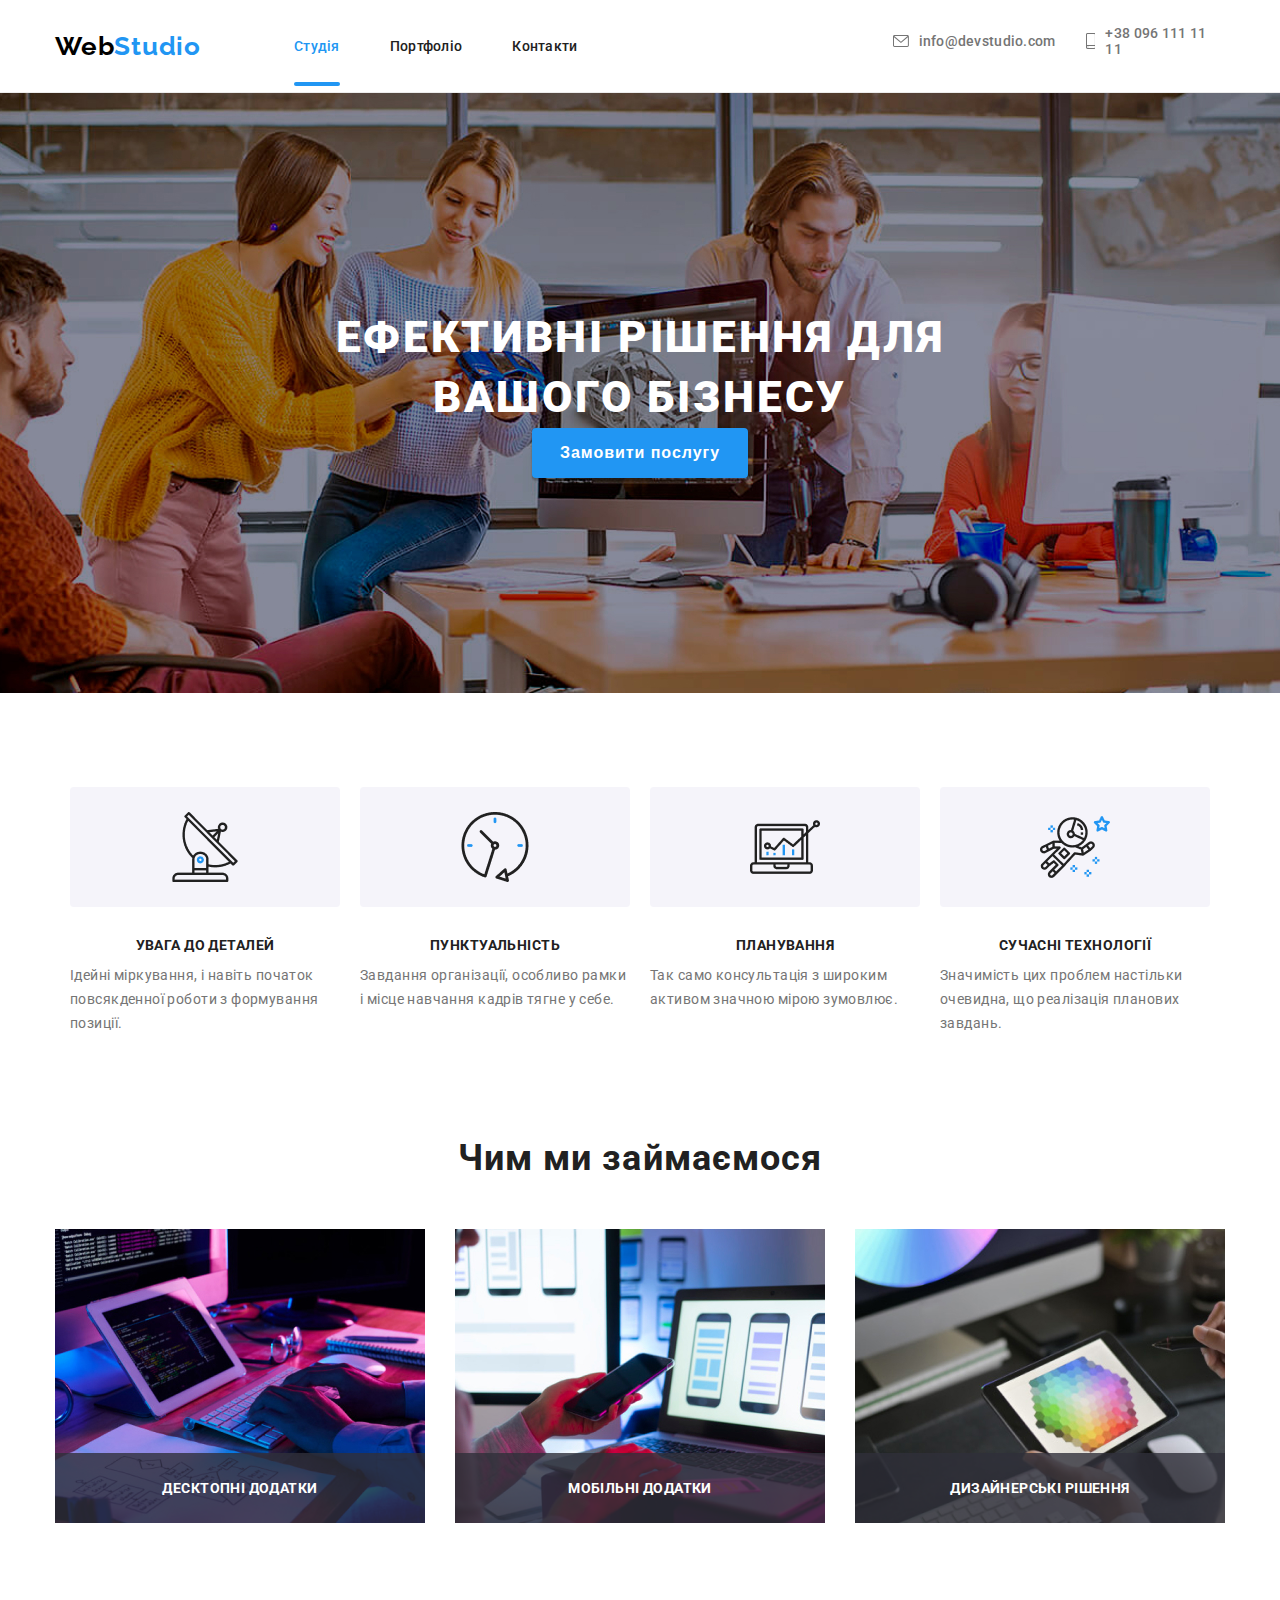
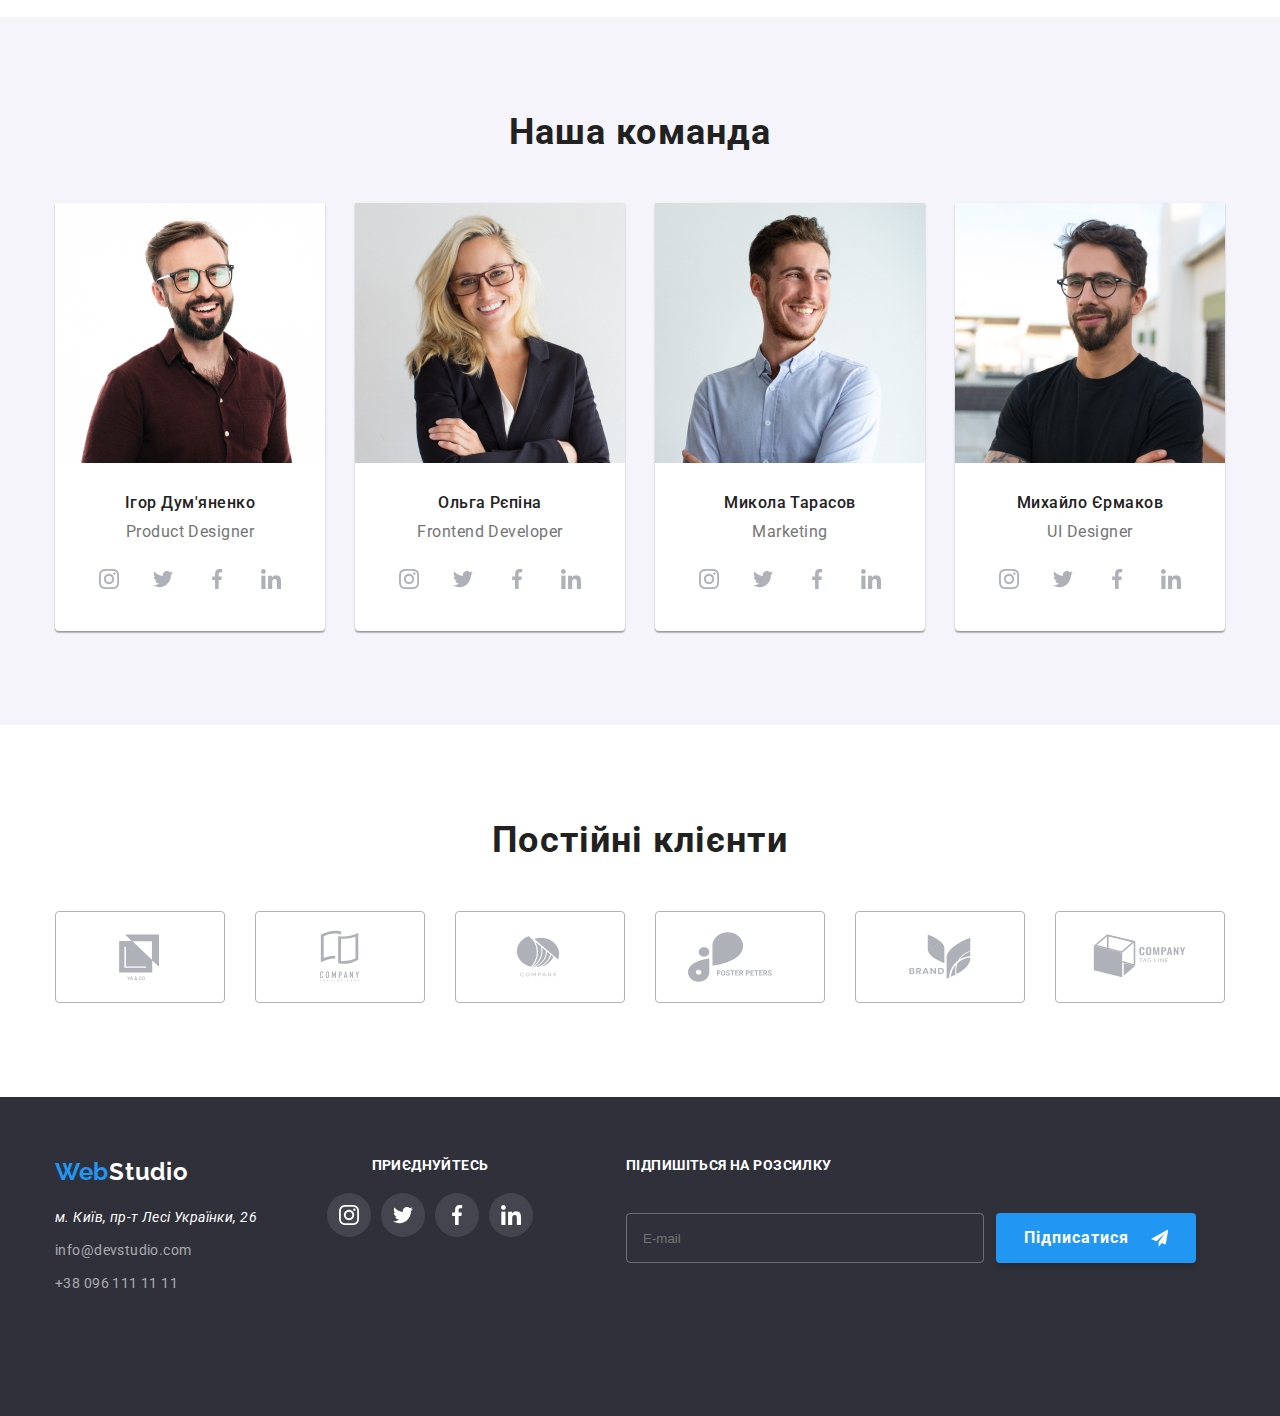
<file: index.html>
<!DOCTYPE html>
<html lang="en">

<head>
  <meta charset="UTF-8" />
  <meta name="viewport" content="width=device-width, initial-scale=1.0" />
  <title>Document</title>
  <link rel="preconnect" href="https://fonts.googleapis.com" />
  <link rel="preconnect" href="https://fonts.gstatic.com" crossorigin />
  <link href="https://fonts.googleapis.com/css2?family=Raleway:wght@700&family=Roboto:wght@400;500;700;900&display=swap"
    rel="stylesheet" />
  <link rel="stylesheet" href="https://cdnjs.cloudflare.com/ajax/libs/modern-normalize/2.0.0/modern-normalize.min.css"
    integrity="sha512-4xo8blKMVCiXpTaLzQSLSw3KFOVPWhm/TRtuPVc4WG6kUgjH6J03IBuG7JZPkcWMxJ5huwaBpOpnwYElP/m6wg=="
    crossorigin="anonymous" referrerpolicy="no-referrer" />
  <link rel="stylesheet" href="https://cdnjs.cloudflare.com/ajax/libs/animate.css/4.1.1/animate.min.css" />
  <link rel="stylesheet" href="./css/main.min.css">
</head>

<body>
  <!-- header -->
  <header class="header">
    <div class="container">
      <a class="header__logo" href="./index.html"><span class="header__logo--colored">Web</span>Studio</a>
      <nav class="header__nav">
        <input class="burger__input" type="checkbox" id="toggle">
        <label class="burger__label" for="toggle">
          <span></span>
        </label>
        <ul class="header__nav__list">
          <li class="header__nav__item">
            <a class="header__nav__link current" href="./index.html">Студія</a>
          </li>
          <li class="header__nav__item">
            <a class="header__nav__link" href="./portfolio.html">Портфоліо</a>
          </li>
          <li class="header__nav__item">
            <a class="header__nav__link" href="#">Контакти</a>
          </li>
        </ul>
        <!-- Mobile menu -->
        <div class="mobile__menu">
          <nav class="mobile__nav">
            <ul class="mobile__nav__list">
              <li class="mobile__nav__item">
                <a class="mobile__nav__link current" href="./index.html">Студія</a>
              </li>
              <li class="mobile__nav__item">
                <a class="mobile__nav__link" href="./portfolio.html">Портфоліо</a>
              </li>
              <li class="mobile__nav__item">
                <a class="mobile__nav__link" href="#">Контакти</a>
              </li>
            </ul>
          </nav>
          <div>
            <ul class="mobile__contact__list">
              <li class="mobile__contact__item ">
                <a href="tel:+380961111111" class="mobile__contact__tel-link ">
                  +38 096 111 11 11</a>
              </li>
              <li class="mobile__contact__item">
                <a href="meilto:info@devstudio.com" class="mobile__contact__email-link">
                  info@devstudio.com</a>
              </li>
            </ul>
            <ul class="mobile__social__list">
              <li class="mobile__social__item"><a href="" class="mobile__sociale__link">Instagram</a></li>
              <li class="mobile__social__item"><a href="" class="mobile__sociale__link">Twitter</a></li>
              <li class="mobile__social__item"><a href="" class="mobile__sociale__link">Facebook</a></li>
              <li class="mobile__social__item"><a href="" class="mobile__sociale__link">LinkedIn</a></li>
            </ul>
          </div>
        </div>
      </nav>
      <ul class="header__contact__list">
        <li class="header__contact__item">
          <a href="meilto:info@devstudio.com" class="header__contact__link">
            <svg class="header__contact__icon" width="16" height="12">
              <use href="./images/icons/symbol-defs.svg#icon-envelope"></use>
            </svg>

            info@devstudio.com</a>
        </li>
        <li class="header__contact__item">
          <a href="tel:+380961111111" class="header__contact__link">
            <svg class="header__contact__icon" width="10" height="16">
              <use href="./images/icons/symbol-defs.svg#icon-smartphone"></use>
            </svg>
            +38 096 111 11 11</a>
        </li>
      </ul>
    </div>


  </header>

  <!-- main -->

  <main class="main">
    <section class="hero section">
      <div class="container">
        <h1 class="hero__title  animate__animated animate__backInUp">
          Ефективні рішення для
          вашого бізнесу
        </h1>
        <button class="hero__butoon" type="button" data-modal-open>
          Замовити послугу
        </button>
      </div>
    </section>
    <section class="information section">
      <div class="container">

        <ul class="information__list">
          <li class="information__item">
            <h3 class="information__title">УВАГА ДО ДЕТАЛЕЙ</h3>
            <p class="information__subtitle">
              Ідейні міркування, і навіть початок повсякденної роботи з
              формування позиції.
            </p>
          </li>
          <li class="information__item">
            <h3 class="information__title">ПУНКТУАЛЬНІСТЬ</h3>
            <p class="information__subtitle">
              Завдання організації, особливо рамки і місце навчання кадрів
              тягне у себе.
            </p>
          </li>
          <li class="information__item">
            <h3 class="information__title">ПЛАНУВАННЯ</h3>
            <p class="information__subtitle">
              Так само консультація з широким активом значною мірою зумовлює.
            </p>
          </li>
          <li class="information__item">
            <h3 class="information__title">СУЧАСНІ ТЕХНОЛОГІЇ</h3>
            <p class="information__subtitle">
              Значимість цих проблем настільки очевидна, що реалізація
              планових завдань.
            </p>
          </li>
        </ul>
      </div>
    </section>
    <section class="works section">
      <div class="container">
        <h2 class="works__title">Чим ми займаємося</h2>
        <ul class="works__list">
          <li class="works__item">
            <img class="works__img" srcset="./images/works/works1.jpg, images/works/works1@2x.jpg 2x"
              src="./images/works/works1.jpg" alt="" />
            <h3 class="works__subtitle">Десктопні додатки</h3>
          </li>
          <li class="works__item">
            <img class="works__img" srcset="./images/works/works2.jpg, images/works/works2@2x.jpg 2x"
              src="./images/works/works2.jpg" alt="" />
            <h3 class="works__subtitle">Мобільні додатки</h3>
          </li>
          <li class="works__item">
            <img class="works__img" srcset="./images/works/works3.jpg, images/works/works3@2x.jpg 2x"
              src="./images/works/works3.jpg" alt="" />
            <h3 class="works__subtitle">Дизайнерські рішення</h3>
          </li>
        </ul>
      </div>
    </section>
    <section class="team">
      <div class="container">
        <h2 class="team__title">Наша команда</h2>
        <ul class="team__list">
          <li class="team__item">
            <picture>
              <source srcset="./images/team/igor-desktop.jpg 1x, ./images/team/igor-desktop@2x.jpg 2x"
                media="(min-width: 1200px)">
              <source srcset="./images/team/igor-tablet.jpg 1x, ./images/team/igor-tablet@2x.jpg 2x"
                media="(min-width: 768px)">
              <source srcset="./images/team/igor-mobile.jpg 1x, ./images/team/igor-mobile@2x.jpg 2x"
                media="(max-width: 767px)">
              <img class="team__img" src="#" alt="Igor" />
            </picture>

            <div class="team__item__content">
              <h3 class="team__subtitle">Ігор Дум'яненко</h3>
              <p class="team__text">Product Designer</p>
              <ul class="team__icons">
                <li class="team__icons-item">
                  <a href="" class="team__icons-link">
                    <svg class="icons">
                      <use href="./images/icons/symbol-defs.svg#icon-instagram"></use>
                    </svg>
                  </a>
                </li>
                <li class="team__icons-item">
                  <a href="" class="team__icons-link">
                    <svg class="icons">
                      <use href="./images/icons/symbol-defs.svg#icon-twitter"></use>
                    </svg>
                  </a>
                </li>
                <li class="team__icons-item">
                  <a href="" class="team__icons-link">
                    <svg class="icons">
                      <use href="./images/icons/symbol-defs.svg#icon-facebook"></use>
                    </svg>
                  </a>
                </li>
                <li class="team__icons-item">
                  <a href="" class="team__icons-link">
                    <svg class="icons">
                      <use href="./images/icons/symbol-defs.svg#icon-linkedin"></use>
                    </svg>
                  </a>
                </li>
              </ul>
            </div>

          </li>
          <li class="team__item">
            <picture>
              <source srcset="./images/team/olga-desktop.jpg 1x, ./images/team/olga-desktop@2x.jpg 2x"
                media="(min-width: 1200px)">
              <source srcset="./images/team/olga-tablet.jpg 1x, ./images/team/olga-tablet@2x.jpg 2x"
                media="(min-width: 768px)">
              <source srcset="./images/team/olga-mobile.jpg 1x, ./images/team/olga-mobile@2x.jpg 2x"
                media="(max-width: 767px)">
              <img class="team__img" src="#" alt="Olga" />
            </picture>
            <div class="team__item__content">
              <h3 class="team__subtitle">Ольга Рєпіна</h3>
              <p class="team__text">Frontend Developer</p>
              <ul class="team__icons">
                <li class="team__icons-item">
                  <a href="" class="team__icons-link">
                    <svg class="icons">
                      <use href="./images/icons/symbol-defs.svg#icon-instagram"></use>
                    </svg>
                  </a>
                </li>
                <li class="team__icons-item">
                  <a href="" class="team__icons-link">
                    <svg class="icons">
                      <use href="./images/icons/symbol-defs.svg#icon-twitter"></use>
                    </svg>
                  </a>
                </li>
                <li class="team__icons-item">
                  <a href="" class="team__icons-link">
                    <svg class="icons">
                      <use href="./images/icons/symbol-defs.svg#icon-facebook"></use>
                    </svg>
                  </a>
                </li>
                <li class="team__icons-item">
                  <a href="" class="team__icons-link">
                    <svg class="icons">
                      <use href="./images/icons/symbol-defs.svg#icon-linkedin"></use>
                    </svg>
                  </a>
                </li>
              </ul>
            </div>

          </li>
          <li class="team__item">
            <picture>
              <source srcset="./images/team/mykola-desktop.jpg 1x, ./images/team/mykola-desktop@2x.jpg 2x"
                media="(min-width: 1200px)">
              <source srcset="./images/team/mykola-tablet.jpg 1x, ./images/team/mykola-tablet@2x.jpg 2x"
                media="(min-width: 768px)">
              <source srcset="./images/team/mykola-mobile.jpg 1x, ./images/team/mykola-mobile@2x.jpg 2x"
                media="(max-width: 767px)">
              <img class="team__img" src="#" alt="Mykola" />
            </picture>
            <div class="team__item__content">
              <h3 class="team__subtitle">Микола Тарасов</h3>
              <p class="team__text">Marketing</p>
              <ul class="team__icons">
                <li class="team__icons-item">
                  <a href="" class="team__icons-link">
                    <svg class="icons">
                      <use href="./images/icons/symbol-defs.svg#icon-instagram"></use>
                    </svg>
                  </a>
                </li>
                <li class="team__icons-item">
                  <a href="" class="team__icons-link">
                    <svg class="icons">
                      <use href="./images/icons/symbol-defs.svg#icon-twitter"></use>
                    </svg>
                  </a>
                </li>
                <li class="team__icons-item">
                  <a href="" class="team__icons-link">
                    <svg class="icons">
                      <use href="./images/icons/symbol-defs.svg#icon-facebook"></use>
                    </svg>
                  </a>
                </li>
                <li class="team__icons-item">
                  <a href="" class="team__icons-link">
                    <svg class="icons">
                      <use href="./images/icons/symbol-defs.svg#icon-linkedin"></use>
                    </svg>
                  </a>
                </li>
              </ul>
            </div>
          </li>
        
      <li class="team__item">
        <picture>
          <source srcset="./images/team/mykhailo-desktop.jpg 1x, ./images/team/mykhailo-desktop@2x.jpg 2x"
            media="(min-width: 1200px)">
          <source srcset="./images/team/mykhailo-tablet.jpg 1x, ./images/team/mykhailo-tablet@2x.jpg 2x"
            media="(min-width: 768px)">
          <source srcset="./images/team/mykhailo-mobile.jpg 1x, ./images/team/mykhailo-mobile@2x.jpg 2x"
            media="(max-width: 767px)">
          <img class="team__img" src="#" alt="Mykhailo" />
        </picture>
        <div class="team__item__content">
          <h3 class="team__subtitle">Михайло Єрмаков</h3>
          <p class="team__text">UI Designer</p>
          <ul class="team__icons">
            <li class="team__icons-item">
              <a href="" class="team__icons-link">
                <svg class="icons">
                  <use href="./images/icons/symbol-defs.svg#icon-instagram"></use>
                </svg>
              </a>
            </li>
            <li class="team__icons-item">
              <a href="" class="team__icons-link">
                <svg class="icons">
                  <use href="./images/icons/symbol-defs.svg#icon-twitter"></use>
                </svg>
              </a>
            </li>
            <li class="team__icons-item">
              <a href="" class="team__icons-link">
                <svg class="icons">
                  <use href="./images/icons/symbol-defs.svg#icon-facebook"></use>
                </svg>
              </a>
            </li>
            <li class="team__icons-item">
              <a href="" class="team__icons-link">
                <svg class="icons">
                  <use href="./images/icons/symbol-defs.svg#icon-linkedin"></use>
                </svg>
              </a>
            </li>
          </ul>
        </div>

      </li>
      </ul>
      </div>
    </section>
    <section class="client">
      <div class="container">
        <h2 class="client__title">Постійні клієнти</h2>
        <ul class="client__list">
          <li class="client__item">
            <svg class="client__icons">
              <use href="./images/icons/symbol-defs.svg#icon-Logo1"></use>
            </svg>
          </li>
          <li class="client__item">
            <svg class="client__icons">
              <use href="./images/icons/symbol-defs.svg#icon-Logo2"></use>
            </svg>
          </li>
          <li class="client__item">
            <svg class="client__icons">
              <use href="./images/icons/symbol-defs.svg#icon-Logo3"></use>
            </svg>
          </li>
          <li class="client__item">
            <svg class="client__icons">
              <use href="./images/icons/symbol-defs.svg#icon-Logo4"></use>
            </svg>
          </li>
          <li class="client__item">
            <svg class="client__icons">
              <use href="./images/icons/symbol-defs.svg#icon-Logo5"></use>
            </svg>
          </li>
          <li class="client__item">
            <svg class="client__icons">
              <use href="./images/icons/symbol-defs.svg#icon-Logo6"></use>
            </svg>
          </li>
        </ul>
      </div>
    </section>
  </main>
  <!-- Footer -->
  <footer class="footer">
    <div class="container">
      <div class="footer__div">
  <div class="footer__contacts">
          <div 
          class="footer__div-logo">
            <a class="footer__logo" href="./index.html"><span class="footer__logo--colored">Web</span>Studio</a>
            <ul class="footer__list">
              <li class="footer__item">
                <address class="footer__adress">
                  м. Київ, пр-т Лесі Українки, 26
                </address>
              </li>
              <li class="footer__item">
                <a class="footer__link" href="mailto:">info@devstudio.com</a>
              </li>
              <li class="footer__item">
                <a class="footer__link" href="tel:+380961111111">+38 096 111 11 11</a>
              </li>
            </ul>
          </div>
          <div class="footer__div-link">
            <h3 class="footer__link-subtitle">приєднуйтесь</h3>
            <ul class="footer__icons">
              <li class="footer__icons-item">
                <a href="" class="team__icons-link">
                  <svg class="svg__icons">
                    <use href="./images/icons/symbol-defs.svg#icon-instagram"></use>
                  </svg>
                </a>
              </li>
              <li class="team__icons-item">
                <a href="" class="team__icons-link">
                  <svg class="svg__icons">
                    <use href="./images/icons/symbol-defs.svg#icon-twitter"></use>
                  </svg>
                </a>
              </li>
              <li class="team__icons-item">
                <a href="" class="team__icons-link">
                  <svg class="svg__icons">
                    <use href="./images/icons/symbol-defs.svg#icon-facebook"></use>
                  </svg>
                </a>
              </li>
              <li class="team__icons-item">
                <a href="" class="team__icons-link">
                  <svg class="svg__icons">
                    <use href="./images/icons/symbol-defs.svg#icon-linkedin"></use>
                  </svg>
                </a>
              </li>
            </ul>
          </div>
        </div>


        <div class="footer__send">
          <h4 class="footer__label__title">Підпишіться на розсилку</h4>
          <form class="footer__form">
            <label for="Email" class="footer__label">
              <input type="email" id="Email" class="footer__input" placeholder="E-mail" />
            </label>
            <button class="footer__form__button" type="submit">
              Підписатися
              <svg class="footer__svg">
                <use href="./images/icons/symbol-defs.svg#icon-icon-send"></use>
              </svg>
            </button>

          </form>
        </div>
   </div>
      </div>
  </footer>

  <!-- modal -->
  <div class="backdrop is-hidden" data-modal>
    <div class="modal">
      <button class="modal__button-close" data-modal-close>
        <svg class="button__svg">
          <use href="./images/icons/symbol-defs.svg#icon-close-button"></use>
        </svg>
      </button>
      <h2 class="modal__title">Залиште свої дані, ми вам передзвонимо</h2>
      <form class="modal__form">
        <label class="form__label" for="user__name">
          Ім'я
          <div class="label__thumb">
            <input class="form__input" type="text" name="text" id="user__name" />
            <svg id="icon__vector" class="label__svg">
              <use href="./images/icons/symbol-defs.svg#icon-person-black"></use>
            </svg>
          </div>
        </label>
        <label class="form__label" for="user__phone">
          Телефон
          <div class="label__thumb">
            <input class="form__input" type="text" name="tel" pattern="^[ 0-9]+$" id="user__phone" />
            <svg id="icon__phone" class="label__svg">
              <use href="./images/icons/symbol-defs.svg#icon-phone-black"></use>
            </svg>
          </div>
        </label>
        <label class="form__label" for="user__email">
          Пошта
          <div class="label__thumb">
            <input class="form__input" type="email" name="email" id="user__email" />
            <svg id="icon__email" class="label__svg">
              <use href="./images/icons/symbol-defs.svg#icon-email-black"></use>
            </svg>
          </div>
        </label>
        <label class="label__four" for="coment">
          Коментар
          <textarea class="text__label" name="text" id="coment" cols="30" rows="10"
            placeholder="Введіть текст"></textarea>
        </label>
        <label>
          <div class="label__input">
            <h3 class="label__title">
              Погоджуюся з розсилкою та приймаю
              <a class="label__link" href="#">Умови договору</a>
            </h3>
            <input class="input__div" type="checkbox" name="security"
              value="Погоджуюся з росилкою та приймаю Умови договору" />
          </div>
        </label>
        <button class="form__btn" data-close-modal>Відправити</button>
      </form>
    </div>
  </div>

  <script src="./module.js"></script>
</body>

</html>
</file>
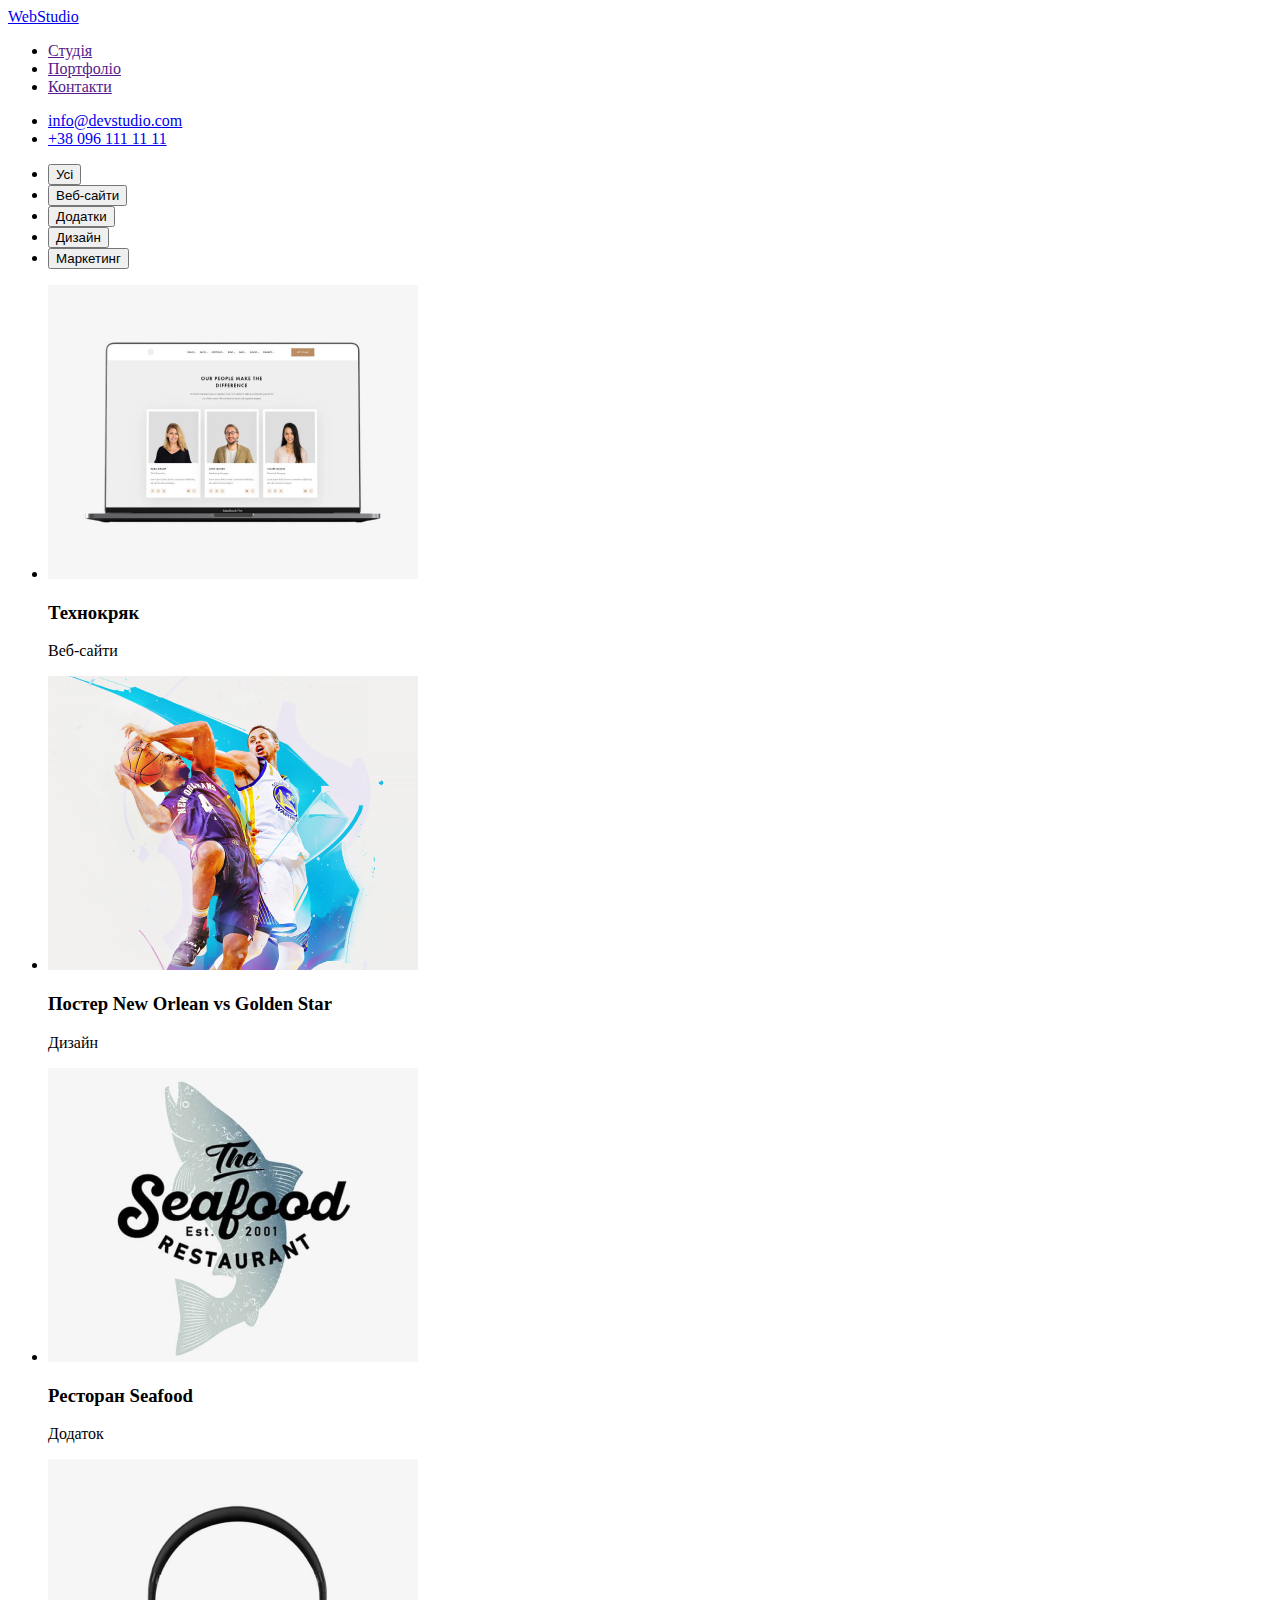
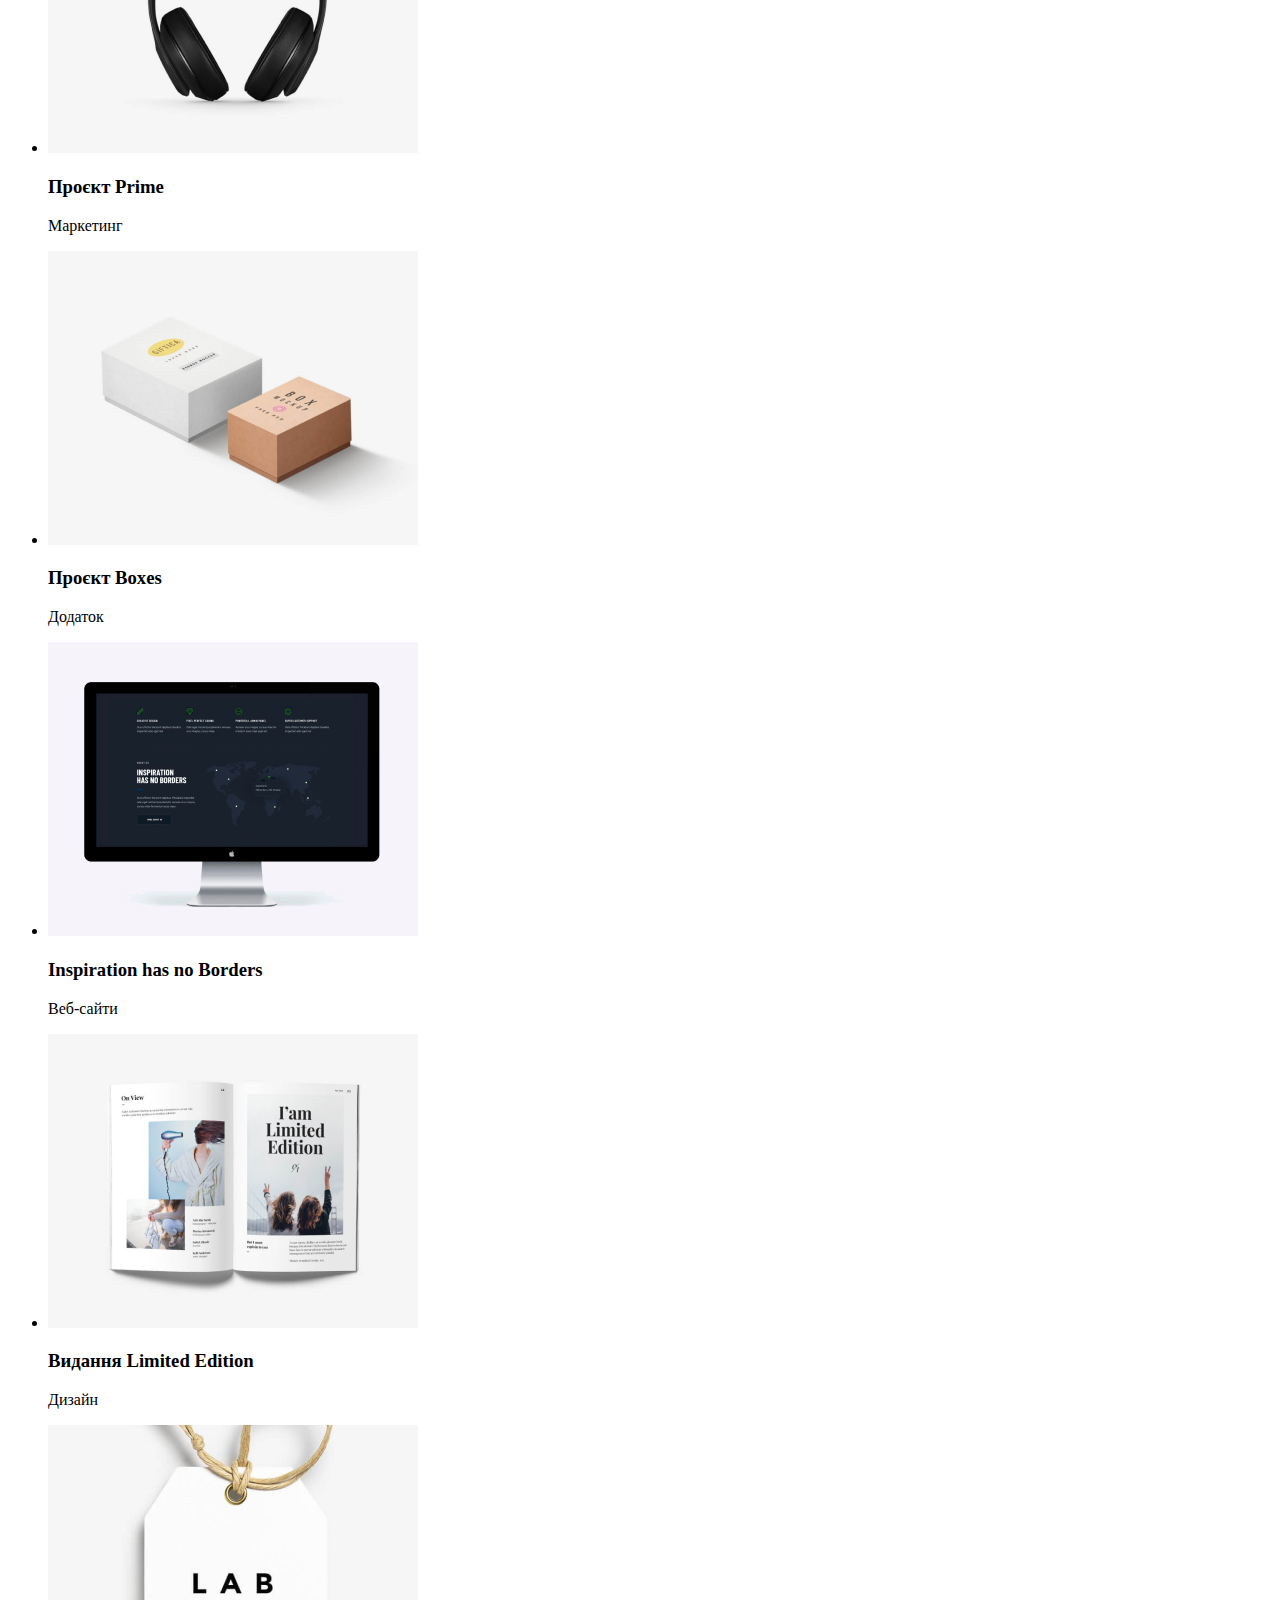
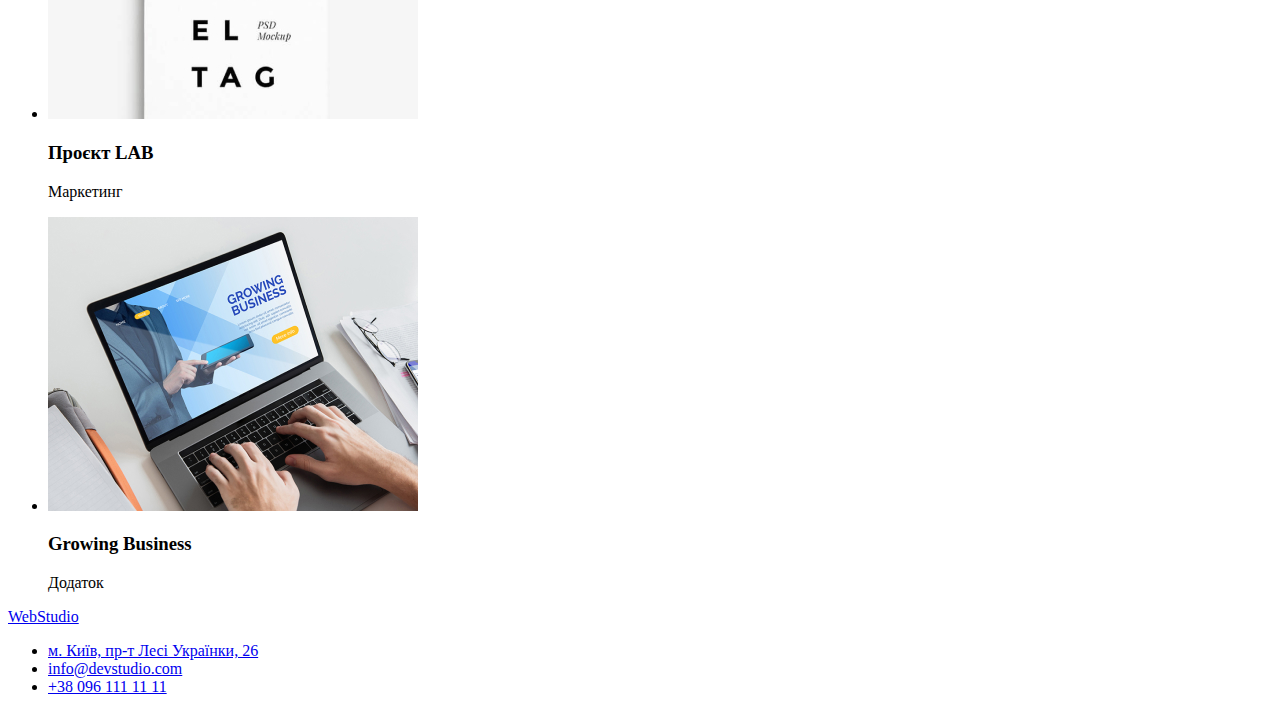
<file: hw6/index.html>
<!DOCTYPE html>
<html lang="en">
  <head>
    <meta charset="UTF-8" />
    <meta name="viewport" content="width=device-width, initial-scale=1.0" />
    <title>Document</title>
  </head>
  <body>
    <header>
      <a href="./index.html">WebStudio</a>
      <nav>
        <ul>
          <li><a href="">Студія</a></li>
          <li><a href="">Портфоліо</a></li>
          <li><a href="">Контакти</a></li>
        </ul>
      </nav>
      <ul>
        <li><a href="meilto:info@devstudio.com">info@devstudio.com</a></li>
        <li><a href="tel:+380961111111">+38 096 111 11 11</a></li>
      </ul>
    </header>
    <main>
      <section>
        <ul>
          <li><button type="button">Усі</button></li>
          <li><button type="button">Веб-сайти</button></li>
          <li><button type="button">Додатки</button></li>
          <li><button type="button">Дизайн</button></li>
          <li><button type="button">Маркетинг</button></li>
        </ul>
      </section>
      <section>
        <ul>
          <li>
            <img src="img1.jpg" alt="" />
            <h3>Технокряк</h3>
            <p>Веб-сайти</p>
          </li>
          <li>
            <img src="img2.jpg" alt="" />
            <h3>Постер New Orlean vs Golden Star</h3>
            <p>Дизайн</p>
          </li>
          <li>
            <img src="img3.jpg" alt="" />
            <h3>Ресторан Seafood</h3>
            <p>Додаток</p>
          </li>
          <li>
            <img src="img4.jpg" alt="" />
            <h3>Проєкт Prime</h3>
            <p>Маркетинг</p>
          </li>
          <li>
            <img src="img5.jpg" alt="" />
            <h3>Проєкт Boxes</h3>
            <p>Додаток</p>
          </li>
          <li>
            <img src="img6.jpg" alt="" />
            <h3>Inspiration has no Borders</h3>
            <p>Веб-сайти</p>
          </li>
          <li>
            <img src="img7.jpg" alt="" />
            <h3>Видання Limited Edition</h3>
            <p>Дизайн</p>
          </li>
          <li>
            <img src="img8.jpg" alt="" />
            <h3>Проєкт LAB</h3>
            <p>Маркетинг</p>
          </li>
          <li>
            <img src="img9.jpg" alt="" />
            <h3>Growing Business</h3>
            <p>Додаток</p>
          </li>
        </ul>
      </section>
    </main>
    <footer>
      <a href="./index.html">WebStudio</a>

      <ul>
        <li>
          <a href="https://maps.app.goo.gl/cqLWHTWQfmtb1CnW7"
            >м. Київ, пр-т Лесі Українки, 26</a
          >
        </li>
        <li><a href="mailto:info@devstudio.com">info@devstudio.com</a></li>
        <li><a href="tel:+380961111111">+38 096 111 11 11</a></li>
      </ul>
    </footer>
  </body>
</html>
</file>
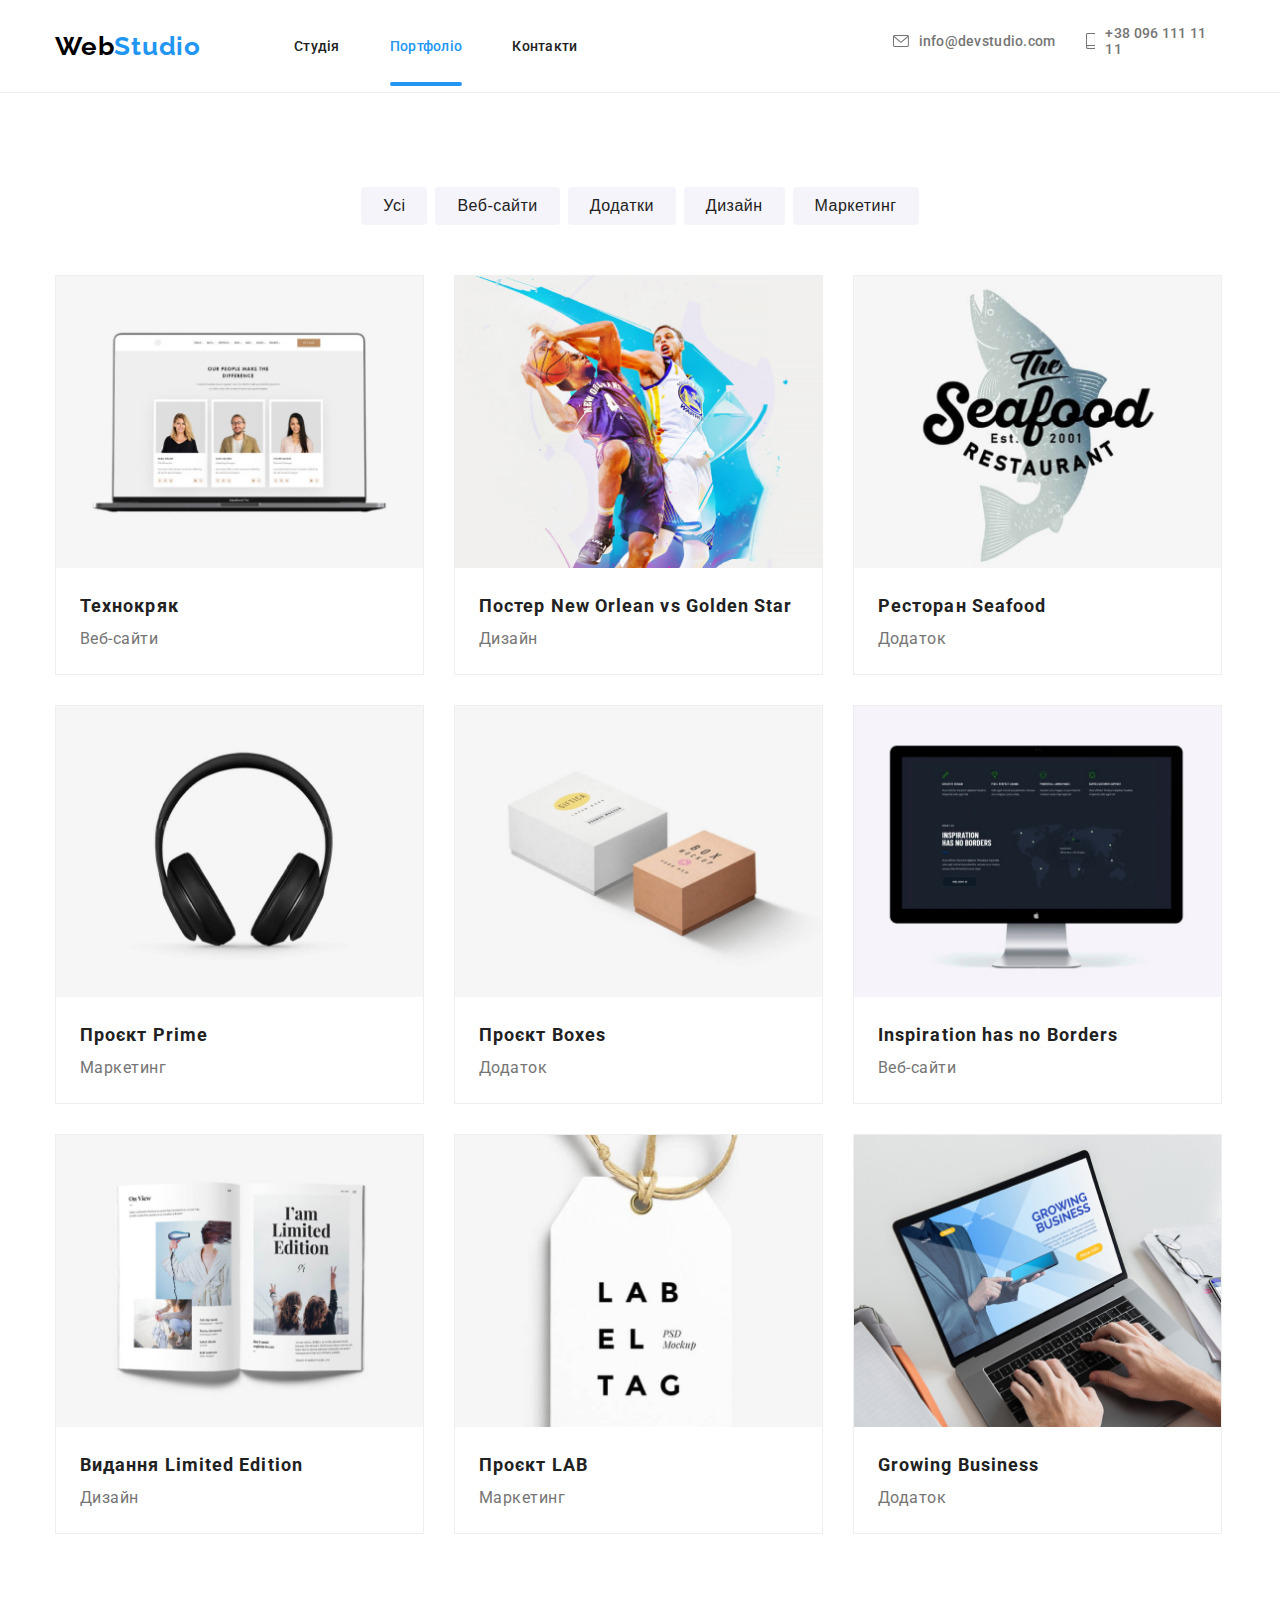
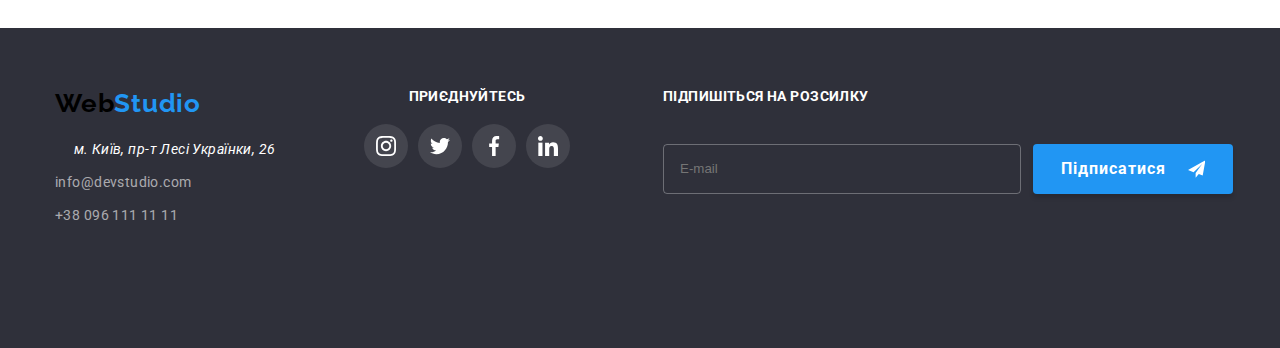
<file: portfolio.html>
<!DOCTYPE html>
<html lang="en">

<head>
  <meta charset="UTF-8" />
  <meta name="viewport" content="width=device-width, initial-scale=1.0" />
  <title>Document</title>
  <link rel="preconnect" href="https://fonts.googleapis.com">
  <link rel="preconnect" href="https://fonts.gstatic.com" crossorigin>
  <link href="https://fonts.googleapis.com/css2?family=Raleway:wght@700&family=Roboto:wght@400;500;700;900&display=swap"
    rel="stylesheet">
  <link rel="stylesheet" href="https://cdnjs.cloudflare.com/ajax/libs/modern-normalize/2.0.0/modern-normalize.min.css"
    integrity="sha512-4xo8blKMVCiXpTaLzQSLSw3KFOVPWhm/TRtuPVc4WG6kUgjH6J03IBuG7JZPkcWMxJ5huwaBpOpnwYElP/m6wg=="
    crossorigin="anonymous" referrerpolicy="no-referrer" />
<link rel="stylesheet" href="./css/main.min.css">

</head>

<body>
  <header class="header">
    <div class="container">
      <a class="header__logo" href="./index.html"><span class="header__logo--colored">Web</span>Studio</a>
      <nav class="header__nav">
        <input class="burger__input"  type="checkbox" id="toggle">
        <label class="burger__label"  for="toggle">
          <span></span>
        </label>
        <ul class="header__nav__list">
          <li class="header__nav__item">
            <a class="header__nav__link " href="./index.html">Студія</a>
          </li>
          <li class="header__nav__item">
            <a class="header__nav__link current" href="./portfolio.html">Портфоліо</a>
          </li>
          <li class="header__nav__item">
            <a class="header__nav__link" href="#">Контакти</a>
          </li>
        </ul>
          <!-- Mobile menu -->
      <div class="mobile__menu">
        <nav class="mobile__nav">
          <ul class="mobile__nav__list">
            <li class="mobile__nav__item">
              <a class="mobile__nav__link current" href="./index.html">Студія</a>
            </li>
            <li class="mobile__nav__item">
              <a class="mobile__nav__link" href="./portfolio.html">Портфоліо</a>
            </li>
            <li class="mobile__nav__item">
              <a class="mobile__nav__link" href="#">Контакти</a>
            </li>
          </ul>
        </nav>
        <div>
        <ul class="mobile__contact__list">
          <li class="mobile__contact__item ">
            <a href="tel:+380961111111" class="mobile__contact__tel-link ">
              +38 096 111 11 11</a>
          </li>
          <li class="mobile__contact__item">
            <a href="meilto:info@devstudio.com" class="mobile__contact__email-link">
              info@devstudio.com</a>
          </li>
        </ul>
        <ul class="mobile__social__list">
          <li class="mobile__social__item"><a href="" class="mobile__sociale__link">Instagram</a></li>
          <li class="mobile__social__item"><a href="" class="mobile__sociale__link">Twitter</a></li>
          <li class="mobile__social__item"><a href="" class="mobile__sociale__link">Facebook</a></li>
          <li class="mobile__social__item"><a href="" class="mobile__sociale__link">LinkedIn</a></li>
        </ul>
      </div>
      </div>
      </nav>
      <ul class="header__contact__list">
        <li class="header__contact__item">
          <a href="meilto:info@devstudio.com" class="header__contact__link">
            <svg class="header__contact__icon" width="16" height="12">
              <use href="./images/icons/symbol-defs.svg#icon-envelope"></use>
            </svg>

            info@devstudio.com</a>
        </li>
        <li class="header__contact__item">
          <a href="tel:+380961111111" class="header__contact__link">
            <svg class="header__contact__icon" width="10" height="16">
              <use href="./images/icons/symbol-defs.svg#icon-smartphone"></use>
            </svg>
            +38 096 111 11 11</a>
        </li>
      </ul>
    </div>

    
</header>
  <main class="portfolio__main">
    <section class="services">
      <div class="container">
        <ul class="services__list">
          <li class="services__item"><button class="services__buttons" type="button">Усі</button></li>
          <li class="services__item"><button class="services__buttons" type="button">Веб-сайти</button></li>
          <li class="services__item"><button class="services__buttons" type="button">Додатки</button></li>
          <li class="services__item"><button class="services__buttons" type="button">Дизайн</button></li>
          <li class="services__item"><button class="services__buttons" type="button">Маркетинг</button></li>
        </ul>
      </div>
    </section>
    <section class="advertisement">
      <div class="container">
        <ul class="advertisement__list">
          <li class="advertisement__item">
            <div class="div__proposite">
              <picture>
                <source srcset="./images/portfolio/technocrat-desktop.jpg 1x, ./images/portfolio/technocrat-desktop@2x.jpg 2x" media="(min-width: 1200px)">
                <source srcset="./images/portfolio/technocrat-tablet.jpg 1x, ./images/portfolio/technocrat-tablet@2x.jpg 2x" media="(min-width: 768px)">
                <source srcset="./images/portfolio/technocrat-mobile.jpg 1x, ./images/portfolio/technocrat-mobile@2x.jpg 2x" media="(max-width: 767px)">
                <img class="team__img" src="#" alt="Technocrat" />
              </picture>
              <div class="overlay">
                <p class="overlay__text">Ресурс пропонує комплексні пропозиції з різним рівнем
                  функціоналу та сервісів. Все це дозволить відвідувачу отримати
                  вичерпні відомості про компанію чи приватну особу.</p>
              </div>
            </div>
            <h3 class="advertisement__title">Технокряк</h3>
            <p class="advertisement__subtitle">Веб-сайти</p>
          </li>
          <li class="advertisement__item">
            <div class="div__proposite">
              <picture>
                <source srcset="./images/portfolio/poster-desktop.jpg 1x, ./images/portfolio/poster-desktop@2x.jpg 2x" media="(min-width: 1200px)">
                <source srcset="./images/portfolio/poster-tablet.jpg 1x, ./images/portfolio/poster-tablet@2x.jpg 2x" media="(min-width: 768px)">
                <source srcset="./images/portfolio/poster-mobile.jpg 1x, ./images/portfolio/poster-mobile@2x.jpg 2x" media="(max-width: 767px)">
                <img class="team__img" src="#" alt="Poster" />
              </picture>
              <div class="overlay">
                <p class="overlay__text">Ресурс пропонує комплексні пропозиції з різним рівнем
                  функціоналу та сервісів. Все це дозволить відвідувачу отримати
                  вичерпні відомості про компанію чи приватну особу.</p>
              </div>
            </div>
            <h3 class="advertisement__title">Постер New Orlean vs Golden Star</h3>
            <p class="advertisement__subtitle">Дизайн</p>
          </li>
          <li class="advertisement__item">
            <div class="div__proposite">
              <picture>
                <source srcset="./images/portfolio/restaurant-desktop.jpg 1x, ./images/portfolio/restaurant-desktop@2x.jpg 2x" media="(min-width: 1200px)">
                <source srcset="./images/portfolio/restaurant-tablet.jpg 1x, ./images/portfolio/restaurant-tablet@2x.jpg 2x" media="(min-width: 768px)">
                <source srcset="./images/portfolio/restaurant-mobile.jpg 1x, ./images/portfolio/restaurant-mobile@2x.jpg 2x" media="(max-width: 767px)">
                <img class="team__img" src="#" alt="Restaurant" />
              </picture>
              <div class="overlay">
                <p class="overlay__text">Ресурс пропонує комплексні пропозиції з різним рівнем
                  функціоналу та сервісів. Все це дозволить відвідувачу отримати
                  вичерпні відомості про компанію чи приватну особу.</p>
              </div>
            </div>
            <h3 class="advertisement__title">Ресторан Seafood</h3>
            <p class="advertisement__subtitle">Додаток</p>
          </li>
          <li class="advertisement__item">
            <div class="div__proposite">
              <picture>
                <source srcset="./images/portfolio/prime-desktop.jpg 1x, ./images/portfolio/prime-desktop@2x.jpg 2x" media="(min-width: 1200px)">
                <source srcset="./images/portfolio/prime-tablet.jpg 1x, ./images/portfolio/prime-tablet@2x.jpg 2x" media="(min-width: 768px)">
                <source srcset="./images/portfolio/prime-mobile.jpg 1x, ./images/portfolio/prime-mobile@2x.jpg 2x" media="(max-width: 767px)">
                <img class="team__img" src="#" alt="Prime" />
              </picture>
              <div class="overlay">
                <p class="overlay__text">Ресурс пропонує комплексні пропозиції з різним рівнем
                  функціоналу та сервісів. Все це дозволить відвідувачу отримати
                  вичерпні відомості про компанію чи приватну особу.</p>
              </div>
            </div>
            <h3 class="advertisement__title">Проєкт Prime</h3>
            <p class="advertisement__subtitle">Маркетинг</p>
          </li>
          <li class="advertisement__item">
            <div class="div__proposite">
              <picture>
                <source srcset="./images/portfolio/boxes-desktop.jpg 1x, ./images/portfolio/boxes-desktop@2x.jpg 2x" media="(min-width: 1200px)">
                <source srcset="./images/portfolio/boxes-tablet.jpg 1x, ./images/portfolio/boxes-tablet@2x.jpg 2x" media="(min-width: 768px)">
                <source srcset="./images/portfolio/boxes-mobile.jpg 1x, ./images/portfolio/boxes-mobile@2x.jpg 2x" media="(max-width: 767px)">
                <img src="#" alt="Boxes">
              </picture>
              <div class="overlay">
                <p class="overlay__text">Ресурс пропонує комплексні пропозиції з різним рівнем
                  функціоналу та сервісів. Все це дозволить відвідувачу отримати
                  вичерпні відомості про компанію чи приватну особу.</p>
              </div>
            </div>
            <h3 class="advertisement__title">Проєкт Boxes</h3>
            <p class="advertisement__subtitle">Додаток</p>
          </li>
          <li class="advertisement__item">
            <div class="div__proposite">
              <picture>
                <source srcset="./images/portfolio/borders-desktop.jpg 1x, ./images/portfolio/borders-desktop@2x.jpg 2x" media="(min-width: 1200px)">
                <source srcset="./images/portfolio/borders-tablet.jpg 1x, ./images/portfolio/borders-tablet@2x.jpg 2x" media="(min-width: 768px)">
                <source srcset="./images/portfolio/borders-mobile.jpg 1x, ./images/portfolio/borders-mobile@2x.jpg 2x" media="(max-width: 767px)">
                <img src="#" alt="Borders">
              </picture>
              <div class="overlay">
                <p class="overlay__text">Ресурс пропонує комплексні пропозиції з різним рівнем
                  функціоналу та сервісів. Все це дозволить відвідувачу отримати
                  вичерпні відомості про компанію чи приватну особу.</p>
              </div>
            </div>
            <h3 class="advertisement__title">Inspiration has no Borders</h3>
            <p class="advertisement__subtitle">Веб-сайти</p>
          </li>
          <li class="advertisement__item">
            <div class="div__proposite">
              <picture>
                <source srcset="./images/portfolio/limited-desktop.jpg 1x, ./images/portfolio/limited-desktop@2x.jpg 2x" media="(min-width: 1200px)">
                <source srcset="./images/portfolio/limited-tablet.jpg 1x, ./images/portfolio/limited-tablet@2x.jpg 2x" media="(min-width: 768px)">
                <source srcset="./images/portfolio/limited-mobile.jpg 1x, ./images/portfolio/limited-mobile@2x.jpg 2x" media="(max-width: 767px)">
                <img src="#" alt="Limited">
              </picture>
              <div class="overlay">
                <p class="overlay__text">Ресурс пропонує комплексні пропозиції з різним рівнем
                  функціоналу та сервісів. Все це дозволить відвідувачу отримати
                  вичерпні відомості про компанію чи приватну особу.</p>
              </div>
            </div>
            <h3 class="advertisement__title">Видання Limited Edition</h3>
            <p class="advertisement__subtitle">Дизайн</p>
          </li>
          <li class="advertisement__item">
            <div class="div__proposite">
              <picture>
                <source srcset="./images/portfolio/lab-desktop.jpg 1x, ./images/portfolio/lab-desktop@2x.jpg 2x" media="(min-width: 1200px)">
                <source srcset="./images/portfolio/lab-tablet.jpg 1x, ./images/portfolio/lab-tablet@2x.jpg 2x" media="(min-width: 768px)">
                <source srcset="./images/portfolio/lab-mobile.jpg 1x, ./images/portfolio/lab-mobile@2x.jpg 2x" media="(max-width: 767px)">
                <img src="#" alt="Lab">
              </picture>
              <div class="overlay">
                <p class="overlay__text">Ресурс пропонує комплексні пропозиції з різним рівнем
                  функціоналу та сервісів. Все це дозволить відвідувачу отримати
                  вичерпні відомості про компанію чи приватну особу.</p>
              </div>
            </div>
            <h3 class="advertisement__title">Проєкт LAB</h3>
            <p class="advertisement__subtitle">Маркетинг</p>
          </li>
          <li class="advertisement__item">
            <div class="div__proposite">
              <picture>
                <source srcset="./images/portfolio/business-desktop.jpg 1x, ./images/portfolio/business-desktop@2x.jpg 2x" media="(min-width: 1200px)">
                <source srcset="./images/portfolio/business-tablet.jpg 1x, ./images/portfolio/business-tablet@2x.jpg 2x" media="(min-width: 768px)">
                <source srcset="./images/portfolio/business-mobile.jpg 1x, ./images/portfolio/business-mobile@2x.jpg 2x" media="(max-width: 767px)">
                <img src="#" alt="Business">
              </picture>
              <div class="overlay">
                <p class="overlay__text">Ресурс пропонує комплексні пропозиції з різним рівнем
                  функціоналу та сервісів. Все це дозволить відвідувачу отримати
                  вичерпні відомості про компанію чи приватну особу.</p>
              </div>
            </div>
            <h3 class="advertisement__title">Growing Business</h3>
            <p class="advertisement__subtitle">Додаток</p>
          </li>
        </ul>
    </section>
    </div>
  </main>
  <footer class="footer">
    <div class="container">
      <div class="footer__div">
        <div class="footer__div-logo">
         <a class="header__logo" href="./index.html"
        ><span class="header__logo--colored">Web</span>Studio</a
      >
          <ul class="footer__list">
            <li class="footer__item">
              <address class="footer__adress">
                м. Київ, пр-т Лесі Українки, 26
              </address>
            </li>
            <li class="footer__item">
              <a class="footer__link" href="mailto:">info@devstudio.com</a>
            </li>
            <li class="footer__item">
              <a class="footer__link" href="tel:+380961111111"
                >+38 096 111 11 11</a
              >
            </li>
          </ul>
        </div>
        <div class="footer__div-link">
          <h3 class="footer__link-subtitle">приєднуйтесь</h3>
          <ul class="footer__icons">
            <li class="footer__icons-item">
              <a href="" class="team__icons-link">
                <svg class="svg__icons">
                  <use
                    href="./images/icons/symbol-defs.svg#icon-instagram"
                  ></use>
                </svg>
              </a>
            </li>
            <li class="team__icons-item">
              <a href="" class="team__icons-link">
                <svg class="svg__icons">
                  <use
                    href="./images/icons/symbol-defs.svg#icon-twitter"
                  ></use>
                </svg>
              </a>
            </li>
            <li class="team__icons-item">
              <a href="" class="team__icons-link">
                <svg class="svg__icons">
                  <use
                    href="./images/icons/symbol-defs.svg#icon-facebook"
                  ></use>
                </svg>
              </a>
            </li>
            <li class="team__icons-item">
              <a href="" class="team__icons-link">
                <svg class="svg__icons">
                  <use
                    href="./images/icons/symbol-defs.svg#icon-linkedin"
                  ></use>
                </svg>
              </a>
            </li>
          </ul>
        </div>

    
          <div class="footer__send">
            <h4 class="footer__label__title">Підпишіться на розсилку</h4>
            <form class="footer__form">
              <label for="Email" class="footer__label">
                <input 
                  type="email"
                  id="Email"
                  class="footer__input"
                  placeholder="E-mail"
                />
              </label>
              <button class="footer__form__button" type="submit">
                Підписатися
                <svg class="footer__svg">
                  <use
                    href="./images/icons/symbol-defs.svg#icon-icon-send"
                  ></use>
                </svg>
              </button>
             
            </form>
          </div>
        
      </div>
    </div>
  </footer>
</body>

</html>
</file>
<file: css/main.min.css>
.footer__label__title{font-size:14px;font-weight:700;letter-spacing:.42px}*,*::after,*::before{margin:0;padding:0;border:none;box-sizing:border-box}h1,h2,h3,h4,h5,h6,p{margin:0}p:last-child{margin-bottom:0}ul{margin:0;padding:0;list-style:none}a{color:currentColor;text-decoration:none}button{cursor:pointer}img{display:block;max-width:100%;height:auto}body{font-family:"Roboto",sans-serif}.container{width:100%;padding-left:15px;padding-right:15px}@media screen and (min-width: 480px){.container{width:480px;margin:0 auto}}@media screen and (min-width: 768px){.container{width:786px}}@media screen and (min-width: 1200px){.container{width:1200px}}.section{margin-bottom:94px}.burger__input[type=checkbox],.burger__label{display:none}@media screen and (max-width: 767px){.burger__label{display:block;height:30px;width:30px;margin-left:auto;position:relative}.burger__label:hover{cursor:pointer}.burger__label span{top:15px}.burger__label span,.burger__label span::before,.burger__label span::after{content:"";display:block;width:25px;height:2px;background:#333;position:absolute;right:0;transition:.3s;z-index:10}.burger__label span::before{top:-8px}.burger__label span::after{top:8px}.burger__input[type=checkbox]:checked~.mobile__menu{opacity:1;visibility:visible;pointer-events:auto;transform:translateX(0%)}.burger__input[type=checkbox]:checked~.burger__label span{transform:rotate(-45deg)}.burger__input[type=checkbox]:checked~.burger__label span::before{top:0;transform:rotate(0)}.burger__input[type=checkbox]:checked~.burger__label span::after{top:0;transform:rotate(90deg)}.mobile__menu{position:fixed;top:0;left:0;width:100vw;height:100vh;padding:48px 40px;background-color:#fff;z-index:5;transform:translateX(100%);transition:transform 250ms cubic-bezier(0.4, 0, 0.2, 1);overflow:hidden;opacity:0;visibility:hidden;pointer-events:none;display:flex;flex-direction:column;justify-content:space-between}.mobile__nav__item:not(:last-child){margin-bottom:32px}.mobile__nav__link{font-size:40px;font-weight:500;letter-spacing:.8px}.mobile__contact__list{margin-bottom:64px}.mobile__contact__item:not(:last-child){margin-bottom:32px}.mobile__contact__tel-link{color:#2196f3;font-size:34px;font-weight:500;letter-spacing:.68px}.mobile__contact__email-link{color:#757575;font-size:24px;font-weight:500;letter-spacing:.48px}.mobile__social__list{display:flex;gap:10px}.mobile__social__item:not(:last-child){border-right:1px solid rgba(33,33,33,.2);padding-right:10px}.mobile__sociale__link{color:#2196f3;font-size:18px;font-weight:500;line-height:22px;letter-spacing:.36px}}.header{padding-top:10px;padding-bottom:10px;border-bottom:1px solid #ececec}.header .container{display:flex;align-items:center;justify-content:space-between}.header__logo{color:#2196f3;font-family:"Raleway",sans-serif;font-size:24px;font-weight:700;letter-spacing:.72px}.header__logo--colored{color:#000}.header__nav__list{display:none}.header__contact__list{display:none}@media screen and (min-width: 768px){.mobile__menu{display:none}.header{padding-top:21px;padding-bottom:21px}.header .container{display:flex;align-items:center}.header__nav{color:#212121;font-size:14px;font-weight:500;letter-spacing:.28px}.header__nav__list{display:flex;gap:50px}.header__nav__link{position:relative;transition:color 250ms cubic-bezier(0.4, 0, 0.2, 1)}.header__nav__link:hover,.header__nav__link:focus{color:#2196f3}.header__contact__list{display:block}.header__contact__link{font-size:12px;font-weight:500;letter-spacing:.24px;color:#757575;display:flex;gap:10px;align-items:center;transition:color 250ms cubic-bezier(0.4, 0, 0.2, 1);padding-bottom:10px}.header__contact__link:hover,.header__contact__link:focus{color:#2196f3}.header__contact__icon{fill:currentColor}.current::after{content:"";display:block;position:absolute;left:0;bottom:0;width:100%;height:4px;border-radius:2px;background-color:#2196f3}.current{transition:transform 250ms cubic-bezier(0.4, 0, 0.2, 1);color:#2196f3;padding-bottom:32px}}@media screen and (min-width: 1200px){.header{padding:25px 0}.header__logo{font-size:26px;letter-spacing:.78px;margin-right:93px}.header__nav__list{margin-right:315px}.header__contact__list{display:flex;align-items:center;gap:30px}.header__contact__item:not(:last-child){margin-bottom:0}.header__contact__link{font-size:14px;letter-spacing:.28px}}.hero{display:flex;align-items:center;justify-content:center;background-image:linear-gradient(to right, rgba(47, 48, 58, 0.4), rgba(47, 48, 58, 0.4)),url("../images/hero/hero-mobile.jpg");background-size:cover;background-position:center;background-repeat:no-repeat;height:400px}.hero__title{color:#fff;text-align:center;font-size:26px;font-weight:900;line-height:161%;letter-spacing:1.56px;text-transform:uppercase;margin-bottom:30px}.hero__butoon{color:#fff;text-align:center;font-size:16px;font-weight:700;line-height:187%;letter-spacing:.96px;border-radius:4px;background:#2196f3;box-shadow:0px 2px 2px 0px rgba(0,0,0,.12),0px 1px 2px 0px rgba(0,0,0,.08),0px 3px 1px 0px rgba(0,0,0,.1);width:200px;height:50px;display:block;margin:0 auto}@media(min-device-pixel-ratio: 2),(-webkit-min-device-pixel-ratio: 2),(min-resolution: 192dpi),(min-resolution: 2dppx){.hero{background-image:linear-gradient(to right, rgba(47, 48, 58, 0.4), rgba(47, 48, 58, 0.4)),url("../images/hero/hero-mobile@2x.jpg")}}@media screen and (min-width: 768px){.hero{background-image:url("../images/hero/hero-tablet.jpg")}.hero__title{width:360px;margin:0 auto}}@media screen and (min-width: 1200px){.hero{background-image:url("../images/hero/hero-desktop.jpg");height:600px}.hero__title{width:696px;font-size:44px;line-height:136%;letter-spacing:2.64px}.hero__butoon{width:216px}}.information__item:not(:last-child){margin-bottom:30px}.information__item::before{content:"";display:block;border-radius:4px;background-color:#f5f4fa;margin-bottom:30px;width:450px;height:120px;flex-shrink:0}.information__item:nth-child(1)::before{background-image:url(../images/information/antenna1.png);background-repeat:no-repeat;background-position:center}.information__item:nth-child(4)::before{background-image:url(../images/information/astronaut1.png);background-repeat:no-repeat;background-position:center}.information__item:nth-child(2)::before{background-image:url(../images/information/clock.png);background-repeat:no-repeat;background-position:center}.information__item:nth-child(3)::before{background-image:url(../images/information/diagram.png);background-repeat:no-repeat;background-position:center}.information__title{color:#212121;text-align:center;font-size:14px;font-weight:700;letter-spacing:.42px;text-transform:uppercase;margin-bottom:10px}.information__subtitle{color:#757575;font-size:14px;font-weight:400;line-height:24px;letter-spacing:.42px}@media screen and (min-width: 768px){.information__list{display:flex;justify-content:space-between;flex-wrap:wrap;padding-right:15px;padding-left:15px}.information__item::before{content:"";display:block;border-radius:4px;background-color:#f5f4fa;width:354px;height:120px;margin-bottom:30px}.information__item:nth-child(1)::before{background-image:url(../images/information/antenna1.png);background-repeat:no-repeat;background-position:center}.information__item:nth-child(4)::before{background-image:url(../images/information/astronaut1.png);background-repeat:no-repeat;background-position:center}.information__item:nth-child(2)::before{background-image:url(../images/information/clock.png);background-repeat:no-repeat;background-position:center}.information__item:nth-child(3)::before{background-image:url(../images/information/diagram.png);background-repeat:no-repeat;background-position:center}.information__title{color:#212121;font-size:14px;font-weight:700;letter-spacing:.42px;text-transform:uppercase;width:270px}.information__subtitle{width:354px;height:50px;color:#757575;font-size:14px;font-weight:400;line-height:24px;letter-spacing:.42px}}@media screen and (min-width: 1200px){.information__list{display:flex;justify-content:space-between}.information__item::before{content:"";display:block;border-radius:4px;background-color:#f5f4fa;width:270px;height:120px;margin-bottom:30px}.information__item:nth-child(1)::before{background-image:url(../images/information/antenna1.png);background-repeat:no-repeat;background-position:center}.information__item:nth-child(4)::before{background-image:url(../images/information/astronaut1.png);background-repeat:no-repeat;background-position:center}.information__item:nth-child(2)::before{background-image:url(../images/information/clock.png);background-repeat:no-repeat;background-position:center}.information__item:nth-child(3)::before{background-image:url(../images/information/diagram.png);background-repeat:no-repeat;background-position:center}.information__title{color:#212121;font-size:14px;font-weight:700;letter-spacing:.42px;text-transform:uppercase;margin-bottom:10px}.information__subtitle{color:#757575;font-size:14px;font-weight:400;line-height:24px;letter-spacing:.42px;width:270px}}.works{display:none}@media screen and (min-width: 1200px){.works{margin-bottom:94px;display:block}.works__title{color:#212121;text-align:center;font-size:36px;font-weight:700;letter-spacing:1.08px;margin-bottom:50px}.works__list{display:flex;gap:30px}.works__item{position:relative}.works__subtitle{position:absolute;bottom:0;left:0;background-color:rgba(47,48,58,.8);width:100%;height:70px;color:#fff;text-align:center;font-size:14px;font-weight:700;letter-spacing:.42px;text-transform:uppercase;display:flex;justify-content:center;align-items:center}}.team{padding-top:60px;padding-bottom:60px;background-color:#f5f4fa}.team__title{color:#212121;text-align:center;font-size:28px;font-weight:700;letter-spacing:.84px;margin-bottom:30px}.team__list{display:flex;flex-direction:column;gap:30px}.team__item{border-radius:0px 0px 4px 4px;background:#fff;box-shadow:0px 2px 1px 0px rgba(0,0,0,.2),0px 1px 1px 0px rgba(0,0,0,.14),0px 1px 3px 0px rgba(0,0,0,.12)}.team__item__content{padding:30px 32px}.team__subtitle{color:#212121;text-align:center;font-size:16px;font-weight:500;letter-spacing:.48px;margin-bottom:10px}.team__text{color:#757575;text-align:center;font-size:16px;font-weight:400;letter-spacing:.48px;margin-bottom:16px}.team__img{width:100%}.team__icons{display:flex;align-items:center;justify-content:center;gap:10px}.team__icons-link{display:flex;justify-content:center;align-items:center;width:44px;height:44px;border-radius:50%;fill:#afb1b8;transition:background-color 250ms cubic-bezier(0.4, 0, 0.2, 1),fill 250ms cubic-bezier(0.4, 0, 0.2, 1)}.team__icons-link:hover,.team-link:focus{background-color:#2196f3;fill:#fff}.icons{width:20px;height:20px}@media screen and (min-width: 768px){.team__list{flex-wrap:wrap;flex-direction:row}.team__item{width:353px}}@media screen and (min-width: 1200px){.team{padding-top:94px;padding-bottom:94px}.team__title{font-size:36px;letter-spacing:1.08px;margin-bottom:50px}.team__item{width:270px}}.client{background-color:#fff;padding-top:60px;padding-bottom:60px}.client__title{color:#212121;text-align:center;font-size:28px;font-weight:700;letter-spacing:.84px;margin-bottom:30px}.client__list{display:flex;align-items:center;justify-content:center;gap:30px;flex-wrap:wrap}.client__item{display:flex;align-items:center;justify-content:center;width:210px;height:92px;flex-shrink:0;cursor:pointer;border-radius:4px;border:1px solid #afb1b8;padding:16px 32px;transition:border-color 250ms cubic-bezier(0.4, 0, 0.2, 1)}.client__item:hover{border-color:#2196f3}.client__icons{transition:fill 250ms cubic-bezier(0.4, 0, 0.2, 1);fill:#afb1b8;width:106px;height:60px}.client__icons:hover{fill:#2196f3}@media screen and (min-width: 1200px){.client{padding-bottom:94px;padding-top:94px}.client__title{font-size:36px;letter-spacing:1.08px;margin-bottom:50px}.client__item{width:170px;height:92px}}.footer{background:#2f303a;padding-top:60px;padding-bottom:60px}.footer__logo{color:#fff;text-align:center;font-family:"Raleway",sans-serif;font-size:24px;font-weight:700;letter-spacing:.72px;margin-bottom:20px}.footer__logo--colored{color:#2196f3}.footer__div-logo{text-align:center;margin-bottom:60px}.footer__list{margin-top:20px}.footer__item:not(:last-child){margin-bottom:8px}.footer__adress{color:#fff;text-align:center;font-family:"Roboto",sans-serif;font-size:14px;font-weight:400;line-height:24px;letter-spacing:.42px}.footer__link{color:rgba(255,255,255,.6);text-align:center;font-family:"Roboto",sans-serif;font-size:14px;font-weight:400;line-height:24px;letter-spacing:.42px}.footer .footer__div-link{margin-bottom:60px}.footer__icons .team__icons-link{background-color:rgba(255,255,255,.1)}.footer__icons .team__icons-link:hover{background-color:#2196f3}.footer__icons{display:flex;align-items:center;gap:10px;justify-content:center}.footer .svg__icons{width:20px;height:20px;fill:#fff;transition:fill 250ms cubic-bezier(0.4, 0, 0.2, 1)}.footer__link-subtitle{text-align:center;color:#fff;text-transform:uppercase;margin-bottom:20px;font-size:14px;font-weight:700;letter-spacing:.42px;margin-bottom:20px}.footer__label__title{color:#fff;text-transform:uppercase;margin-bottom:20px;text-align:center}.footer__form{display:flex;justify-content:center;align-items:center;flex-direction:column}.footer__input{width:450px;height:50px;margin-bottom:20px;border-radius:4px;border:1px solid rgba(255,255,255,.3);background-color:rgba(0,0,0,0);padding:15px 16px}.footer__form__button{display:flex;justify-content:center;align-items:center;width:200px;border-radius:4px;font-family:"Roboto",sans-serif;background:#2196f3;box-shadow:0px 4px 4px 0px rgba(0,0,0,.15);color:#fff;text-align:center;font-size:16px;font-weight:700;line-height:30px;letter-spacing:.96px;padding:10px 28px}.footer__svg{width:24px;height:24px;margin-left:12px}@media screen and (min-width: 768px){.footer__contacts{display:flex;justify-content:space-around}.footer__input{width:450px}}@media screen and (min-width: 1200px){.footer{padding-top:60px;padding-bottom:60px;background:#2f303a}.footer__logo-colored{color:#fff}.footer__div{display:flex}.footer__div-logo{text-align:start}.footer__list{margin-top:20px}.footer__item:not(:last-child){margin-bottom:9px}.footer__adress{color:#fff;font-size:14px;font-weight:400;line-height:171.429%;letter-spacing:.42px}.footer__link{color:rgba(255,255,255,.6);font-size:14px;font-weight:400;line-height:171.429%;letter-spacing:.42px}.footer .footer__div-link{margin-left:70px}.footer__icons .team__icons-link{background-color:rgba(255,255,255,.1)}.footer__icons .team__icons-link:hover{background-color:#2196f3}.footer__icons{display:flex;align-items:center;gap:10px}.footer__link-subtitle{color:#fff;text-transform:uppercase;margin-bottom:20px;font-size:14px;font-weight:700;letter-spacing:.42px}.footer__send{margin-left:93px}.footer__label__title{display:flex;justify-content:start;color:#fff;text-transform:uppercase}.footer__form{display:flex;justify-content:start;align-items:center;flex-direction:row}.footer__input{width:358px;height:50px;border-radius:4px;border:1px solid rgba(255,255,255,.3);background-color:rgba(0,0,0,0);padding-left:16px;margin-right:12px;margin-top:20px}.footer__form__button{display:flex;align-items:center;gap:10px;padding:10px 28px;border-radius:4px;background:#2196f3;box-shadow:0px 4px 4px 0px rgba(0,0,0,.15);color:#fff;text-align:center;font-size:16px;font-weight:700;line-height:30px;letter-spacing:.96px}.footer__svg{width:24px;height:24px}.svg__icons{width:20px;height:20px;fill:#fff;transition:fill 250ms cubic-bezier(0.4, 0, 0.2, 1)}}.modal{transition:transform 250ms cubic-bezier(0.4, 0, 0.2, 1);position:absolute;top:50%;left:50%;transform:translate(-50%, -50%) scaleX(1);width:528px;height:581px;border-radius:4px;padding:40px;background:#fff;box-shadow:0px 1px 3px 0px rgba(0,0,0,.12),0px 1px 1px 0px rgba(0,0,0,.14),0px 2px 1px 0px rgba(0,0,0,.2)}.backdrop{position:fixed;top:0;left:0;width:100%;height:100%;background-color:rgba(0,0,0,.5);opacity:1}.backdrop.is-hidden{opacity:0;pointer-events:none;visibility:hidden}.modal__button-close{position:absolute;right:8px;top:8px;display:flex;justify-content:center;align-items:center;width:30px;height:30px;border:1px solid rgba(0,0,0,.1);border-radius:50%;background-color:#fff}.button__svg{width:18px;height:18px;transition:fill 250ms cubic-bezier(0.4, 0, 0.2, 1)}.modal__button-close:hover .button__svg{fill:#188ce8}.modal__title{color:#212121;text-align:center;font-size:20px;font-weight:700;letter-spacing:.6px;margin-bottom:12px}.modal__form{display:flex;flex-direction:column;gap:10px}.form__label{color:#757575;font-size:12px;font-weight:400;letter-spacing:.12px}.label__thumb{position:relative;padding-top:4px}.form__input{width:100%;border-radius:4px;border:1px solid rgba(33,33,33,.2);padding-left:42px;padding-top:11px;padding-bottom:11px;transition:border-color 250ms cubic-bezier(0.4, 0, 0.2, 1)}.form__input:focus{border-color:#188ce8;outline:none}.form__input:focus+.label__svg{fill:#188ce8}.label__svg{position:absolute;width:18px;height:18px;left:12px;top:11px;transition:fill 250ms cubic-bezier(0.4, 0, 0.2)}.label__svg:hover .label__svg:focus{fill:currentColor}.label__four{width:448px;height:120px;display:flex;flex-direction:column;color:#757575;font-size:12px;font-weight:400;letter-spacing:.12px;margin-bottom:20px}.text__label{border-radius:4px;border:1px solid rgba(33,33,33,.2);color:rgba(117,117,117,.5);font-size:12px;font-weight:400;letter-spacing:.12px;padding-top:12px;padding-left:16px;margin-top:4px;resize:none}.label__input{display:flex;flex-direction:row-reverse;gap:5px}.label__title{color:#757575;font-size:14px;font-weight:400;line-height:24px;letter-spacing:.42px;margin-left:2px;margin-right:30px;margin-bottom:30px}.label__link{flex-direction:row;color:#2196f3;font-size:14px;font-weight:400;line-height:24px;letter-spacing:.42px;text-decoration-line:underline}.input__div{width:16px;height:15px;fill:#212121;margin-top:3px}.form__btn{display:block;color:#fff;text-align:center;font-size:16px;font-weight:700;line-height:30px;letter-spacing:.96px;width:200px;height:50px;flex-shrink:0;border-radius:4px;background:#188ce8;box-shadow:0px 4px 4px 0px rgba(0,0,0,.15);margin:0 auto}.advertisement{padding-bottom:60px}.advertisement__item{border:1px solid #eee;transition:box-shadow 250ms cubic-bezier(0.4, 0, 0.2, 1)}.advertisement__item:not(:last-child){margin-bottom:30px}.advertisement__item:hover{box-shadow:1px 4px 6px 0px rgba(0,0,0,.16),0px 4px 4px 0px rgba(0,0,0,.06),0px 1px 1px 0px rgba(0,0,0,.12)}.advertisement__title{padding-top:20px;padding-left:24px;color:#212121;font-size:18px;font-weight:700;line-height:36px;letter-spacing:1.08px}.advertisement__subtitle{color:#757575;font-size:16px;font-weight:400;line-height:30px;letter-spacing:.48px;padding-bottom:20px;padding-left:24px}.div__proposite{position:relative;overflow:hidden}.div__proposite:hover .overlay{transform:translateY(0)}.overlay{position:absolute;top:0;left:0;width:100%;height:100%;background:rgba(33,150,243,.9);transform:translateY(101%);transition:transform 250ms cubic-bezier(0.4, 0, 0.2, 1)}.overlay__text{color:#fff;font-size:18px;font-weight:400;line-height:28px;letter-spacing:.54px;padding:77px 24px}@media screen and (min-width: 768px){.advertisement__list{display:flex;flex-wrap:wrap;gap:30px}.advertisement__item:not(:last-child){margin-bottom:0}}@media screen and (min-width: 1200px){.advertisement{padding-bottom:94px}.advertisement__item{width:369px}.overlay__text{padding:63px 24px}}.services{padding-top:60px;padding-bottom:40px}.services__list{display:flex;gap:8px;flex-wrap:wrap;width:326px}.services__buttons{color:#212121;text-align:center;font-size:16px;font-weight:500;line-height:162%;letter-spacing:.48px;border-radius:4px;padding:6px 22px;background-color:#f5f4fa;transition:color 250ms cubic-bezier(0.4, 0, 0.2, 1),background-color 250ms cubic-bezier(0.4, 0, 0.2, 1),box-shadow 250ms cubic-bezier(0.4, 0, 0.2, 1)}.services__buttons:hover,.services__buttons:focus{color:#fff;background-color:#2196f3;box-shadow:0px 2px 2px 0px rgba(0,0,0,.12),0px 1px 2px 0px rgba(0,0,0,.08),0px 3px 1px 0px rgba(0,0,0,.1)}@media screen and (min-width: 768px){.services{padding-bottom:30px}.services__list{justify-content:center;width:auto}}@media screen and (min-width: 1200px){.services{padding-top:94px;padding-bottom:50px}}/*# sourceMappingURL=main.min.css.map */
</file>
